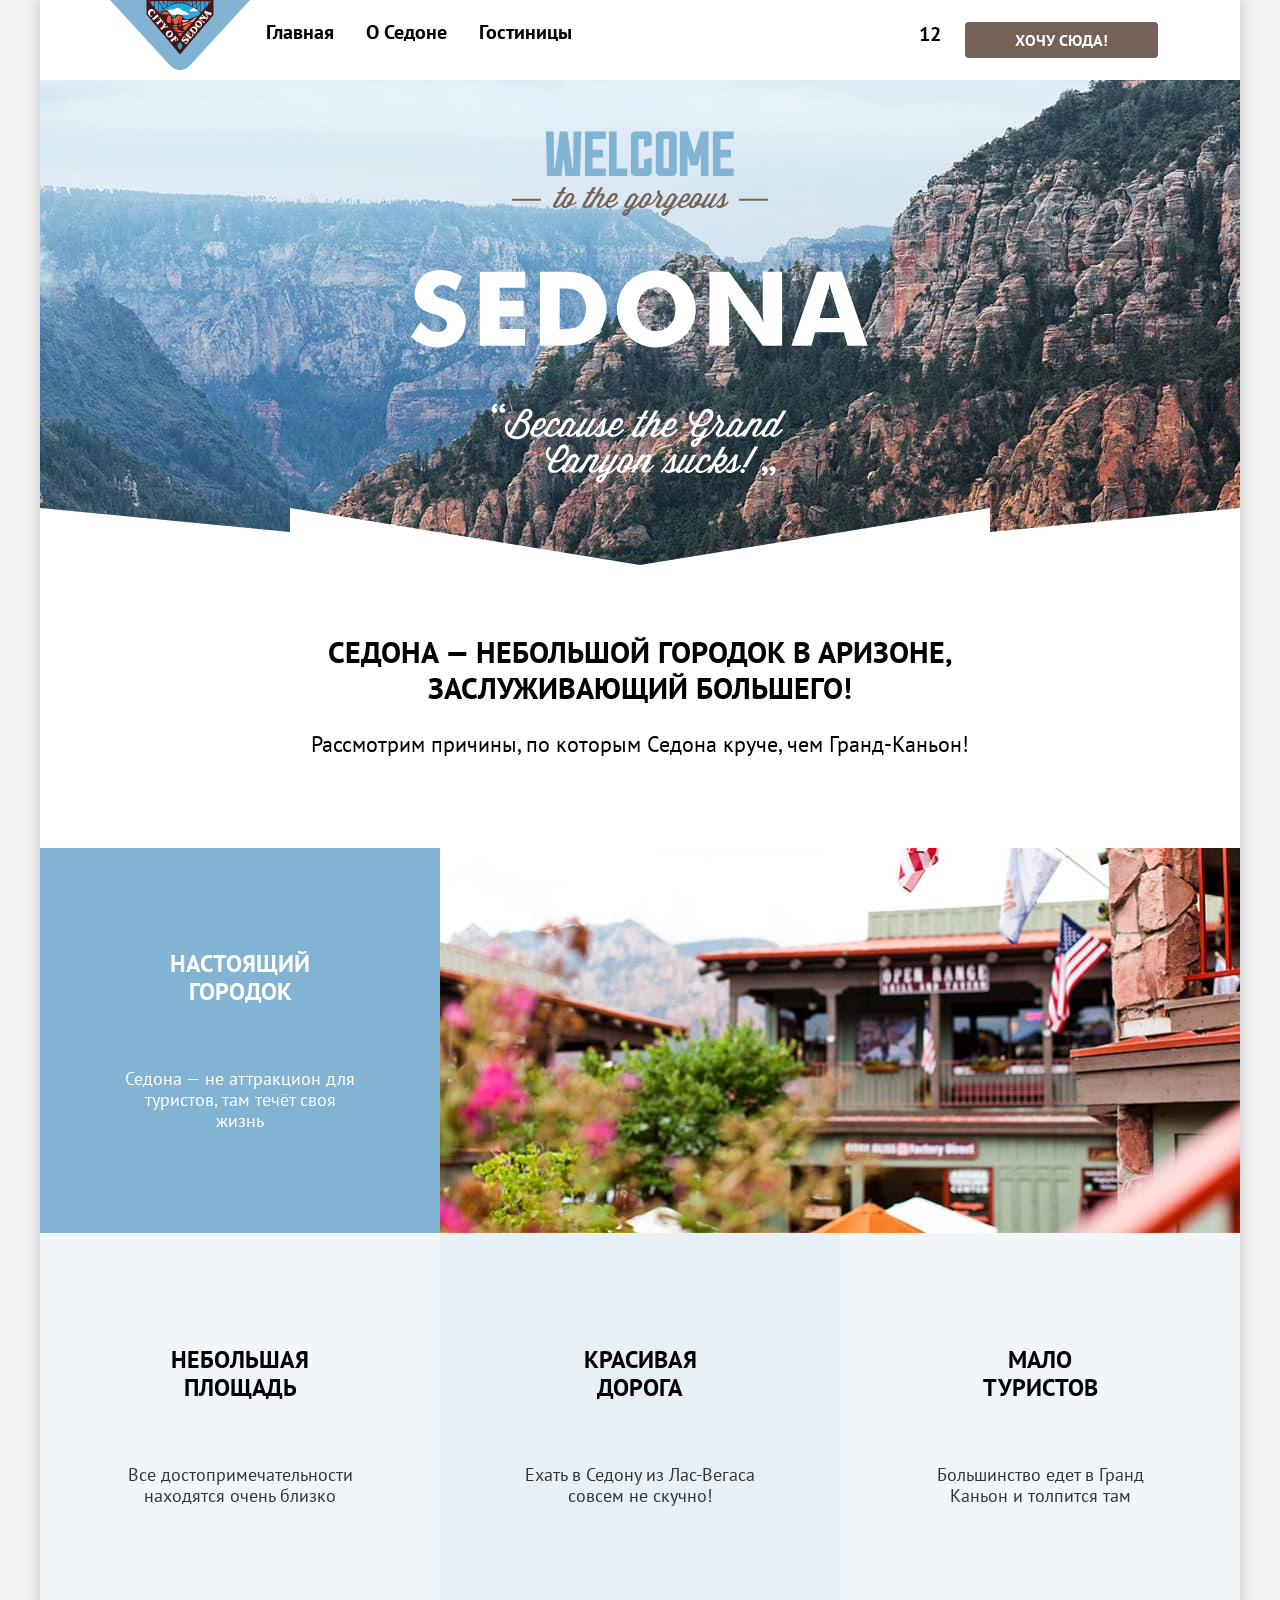
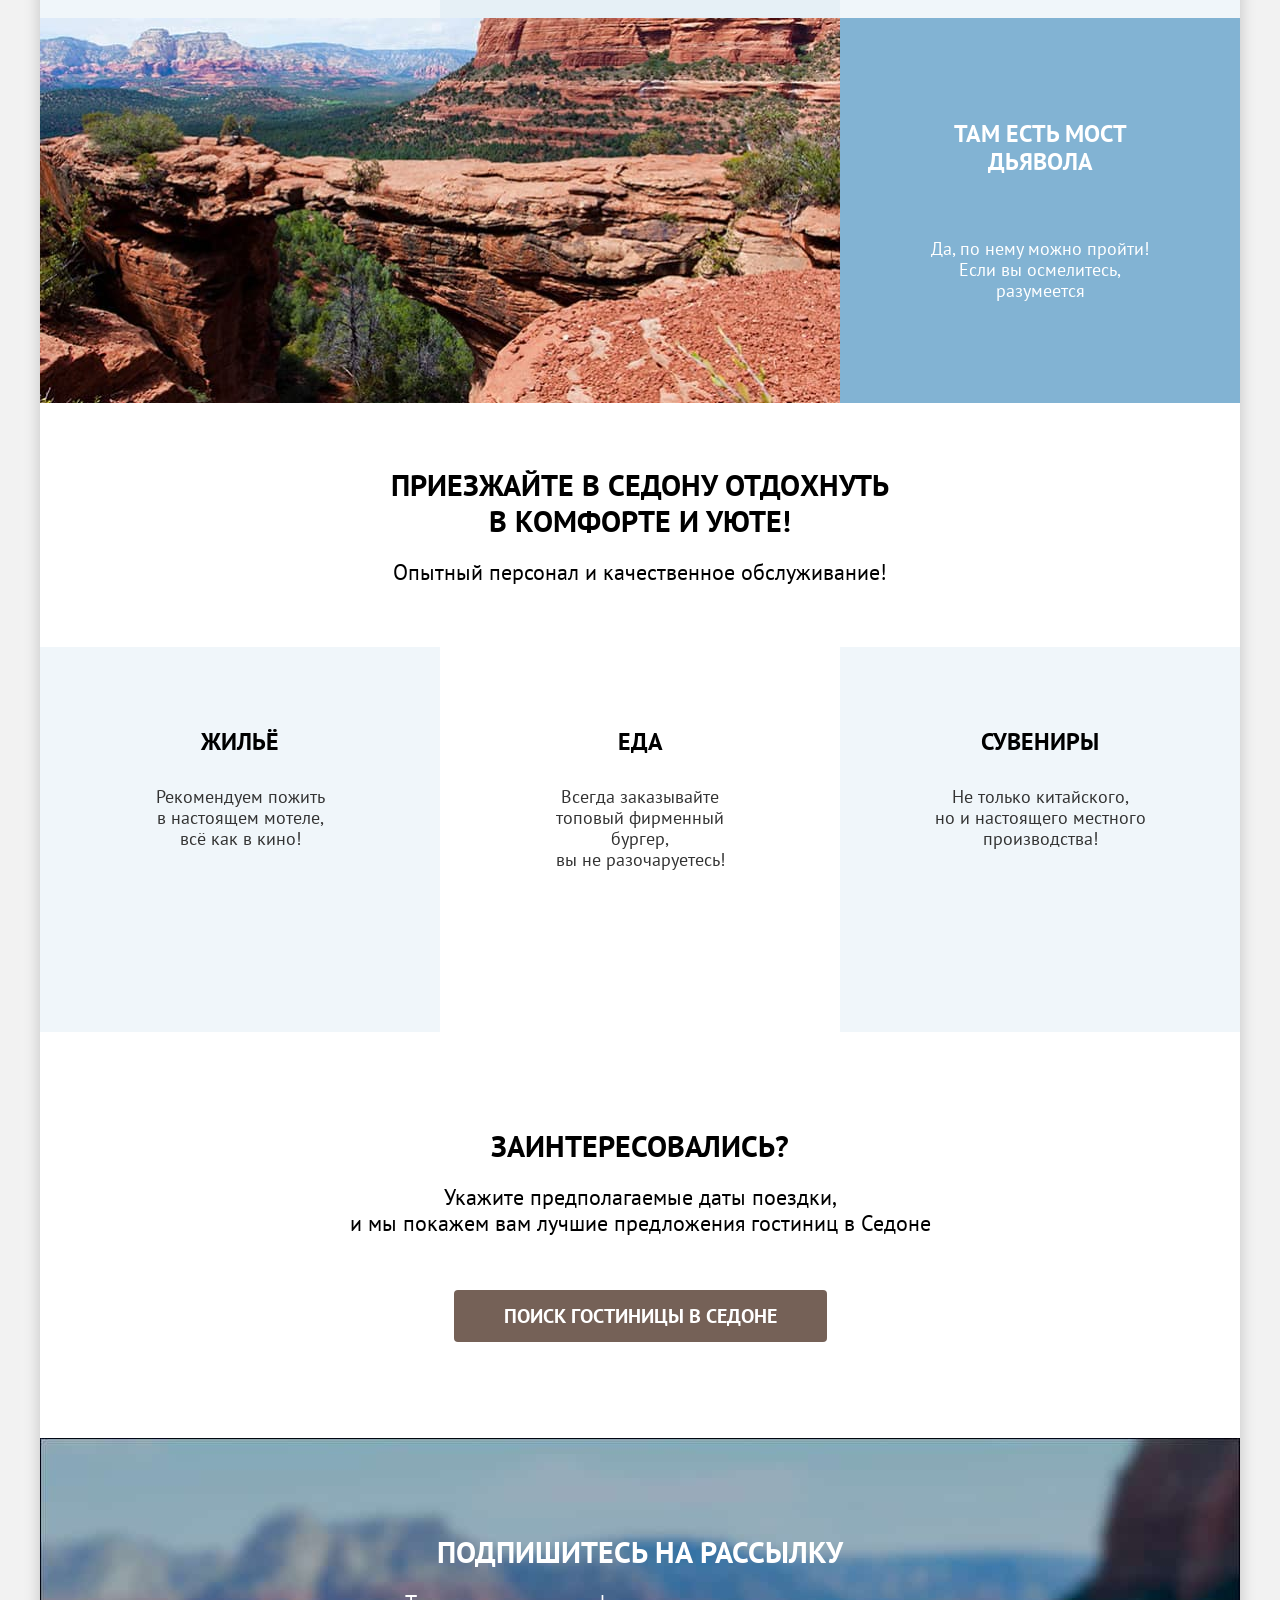
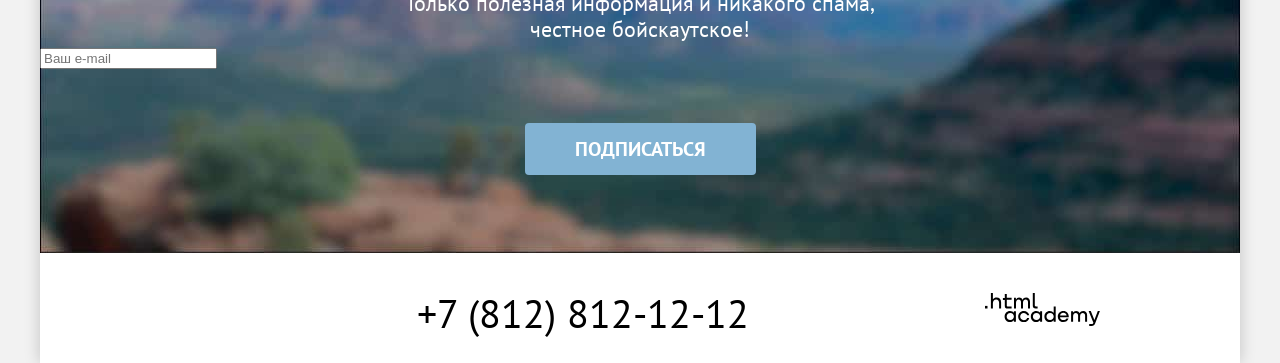
<file: index.html>
<!DOCTYPE html>
<html lang="ru">

  <head>
    <meta charset="utf-8">
    <meta name="viewport" content="width=device-width, initial-scale=1.0">
    <title>HTML Academy: Седона</title>
    <link rel="stylesheet" href="./styles/styles.css">
  </head>

  <body class="index-body">
    <div class="container">
      <!--Header-->
      <header class="main-header">
        <nav class="site-navigation">
          <a class="logo-link" href="index.html" aria-current="page">
            <img src="./img/images/logo.svg" alt="Логотип Седоны" width="140" height="70">
          </a>
          <ul class="nav-list">
            <li class="nav-list-item">
              <a class="nav-list-link nav-list-link-current" href="index.html" aria-current="page">Главная</a>
            </li>
            <li class="nav-list-item">
              <a class="nav-list-link" href="about.html">О Седоне</a>
            </li>
            <li class="nav-list-item">
              <a class="nav-list-link" href="catalog.html">Гостиницы</a>
            </li>
          </ul>
          <ul class="navigation-user">
            <li class="navigation-user-item">
              <a class="navigation-user-link navigation-user-search" href="search.html">
                <span class="visually-hidden">Поиск</span>
              </a>
            </li>
            <li class="navigation-user-item">
              <a class="navigation-user-link navigation-user-selected" href="selected.html">
                <span class="visually-hidden">Избранное и количество гостиниц в избранном</span>
                <span class="selected-number">12</span>
              </a>
            </li>
            <li class="navigation-user-item">
              <a class="navigation-user-button" href="#">Хочу сюда!</a>
            </li>
          </ul>
        </nav>
      </header>

      <!--Main/Hero-->
      <main class="index-main">
        <section class="hero">
          <h1 class="visually-hidden">Седона - отдых на природе</h1>
          <img class="img-text" src="./img/images/welcome.svg"
            alt="Welcome to the gorgeous Sedona, because the Grand Canyon sucks!" width="458" height="352">
        </section>
        <section class="advantages">
          <section class="advantages-intro">
            <h2 class="visually-hidden">Преимущества</h2>
            <p class="claiming advantages-claiming">Седона — небольшой городок в Аризоне, <br>заслуживающий большего!
            </p>
            <p class="claiming-description">Рассмотрим причины, по которым Седона круче, чем Гранд-Каньон!</p>
          </section>
          <ul class="advantages-list">
            <li class="advantages-list-item advantages-list-item-dark">
              <div class="advantage-container-dark">
                <h3 class="advantages-title advantages-title-light">Настоящий городок</h3>
                <p class="advantages-description advantages-description-light">Седона — не аттракцион для <br>туристов,
                  там течёт своя <br>жизнь</p>
              </div>
            </li>
            <li class="advantage-image">
              <img class="sedona-advantage" src="./img/images/photo-1.jpg" alt="На улицах Седоны: ресторан и цветы"
                width="800" height="385">
            </li>
            <li class="advantages-list-item advantages-list-item-light">
              <div class="advantage-container-light">
                <h3 class="advantages-title">Небольшая площадь</h3>
                <p class="advantages-description">Все достопримечательности <br>находятся очень близко</p>

              </div>
            </li>
            <li class="advantages-list-item advantages-list-item-middle">
              <div class="advantage-container-light">
                <h3 class="advantages-title">Красивая <br>дорога</h3>
                <p class="advantages-description">Ехать в Седону из Лас-Вегаса <br>совсем не скучно!</p>
              </div>
            </li>
            <li class="advantages-list-item advantages-list-item-light">
              <div class="advantage-container-light">
                <h3 class="advantages-title">Мало <br>туристов</h3>
                <p class="advantages-description">Большинство едет в Гранд <br>Каньон и толпится там</p>
              </div>
            </li>
            <li class="advantage-image">
              <img class="sedona-advantage" src="./img/images/photo-2.jpg" alt="Мост Дьявола" width="800" height="385">
            </li>
            <li class="advantages-list-item advantages-list-item-dark">
              <div class="advantage-container-dark">
                <h3 class="advantages-title advantages-title-light">Там есть мост дьявола</h3>
                <p class="advantages-description advantages-description-light">Да, по нему можно пройти! <br>Если вы
                  осмелитесь, <br>разумеется</p>
              </div>
            </li>
          </ul>
        </section>
        <section class="features">
          <section class="features-intro">
            <h2 class="visually-hidden">Что еще есть в Седоне?</h2>
            <p class="claiming">Приезжайте в Седону отдохнуть <br>в комфорте и уюте!</p>
            <p class="claiming-description">Опытный персонал и качественное обслуживание!</p>
          </section>
          <ul class="features-list">
            <li class="features-list-item features-list-item-dark">
              <div class="features-container">
                <h3 class="features-title">Жильё</h3>
                <p class="features-description">Рекомендуем пожить <br>в настоящем мотеле, <br>всё как в кино!</p>
              </div>
            </li>
            <li class="features-list-item features-list-item-light">
              <div class="features-container">
                <h3 class="features-title">Еда</h3>
                <p class="features-description">Всегда заказывайте <br>топовый фирменный бургер, <br>вы не
                  разочаруетесь!
                </p>
              </div>
            </li>
            <li class="features-list-item features-list-item-dark">
              <div class="features-container">
                <h3 class="features-title">Сувениры</h3>
                <p class="features-description">Не только китайского, <br>но и настоящего местного <br>производства!</p>
              </div>
            </li>
          </ul>
        </section>
        <section class="search">
          <h2 class="visually-hidden">Поиск гостиницы</h2>
          <p class="claiming">Заинтересовались?</p>
          <p class="claiming-description">Укажите предполагаемые даты поездки, <br>и мы покажем вам лучшие предложения
            гостиниц в Седоне</p>
          <button class="button search-button" type="button">Поиск гостиницы в Седоне</button>
        </section>
      </main>
      <footer class="main-footer">
        <section class="subscribtion">
          <h2 class="visually-hidden">Подписка на рассылку</h2>
          <p class="claiming claiming-light">Подпишитесь на рассылку</p>
          <p class="claiming-description claiming-description-light">Только полезная информация и никакого спама,
            <br>честное бойскаутское!
          </p>

          <form class="newsletter-subscription" action="https://echo.htmlacademy.ru" method="post">
            <label class="label-subscribe" for="newsletter-email">
              <span class="visually-hidden">Email</span>
            </label>
            <div class="subscribtion-action">
              <input class="field" type="email" placeholder="Ваш e-mail" name="newsletter-email" id="newsletter-email"
                required>
              <button class="button newsletter-button" type="submit">
                <span class="button-text">Подписаться</span>
              </button>
            </div>
          </form>

        </section>
        <div class="footer-container">
          <section class="social-media">
            <h2 class="visually-hidden">Наши социальные сети</h2>
            <ul class="social-media-list">
              <li class="social-media-item">
                <a class="social-media-link link-vk" href="https://vk.com/htmlacademy">
                  <span class="visually-hidden">VK</span>
                </a>
              </li>
              <li class="social-media-item">
                <a class="social-media-link link-tg" href="https://t.me/htmlacademy">
                  <span class="visually-hidden">Telegram</span>
                </a>
              </li>
              <li class="social-media-item">
                <a class="social-media-link link-youtube" href="https://www.youtube.com/user/htmlacademyru">
                  <span class="visually-hidden">Youtube</span>
                </a>
              </li>

            </ul>
            <a class="phone" href="tel:+78128121212">+7 (812) 812-12-12</a>
            <a class="academy-link" href="https://htmlacademy.ru/">
              <img src="./img/images/html-academy-logo.svg" alt="Логотип разработчика HTML Academy" width="115"
                height="33">
            </a>
          </section>
        </div>
      </footer>
    </div>
  </body>

</html>
</file>
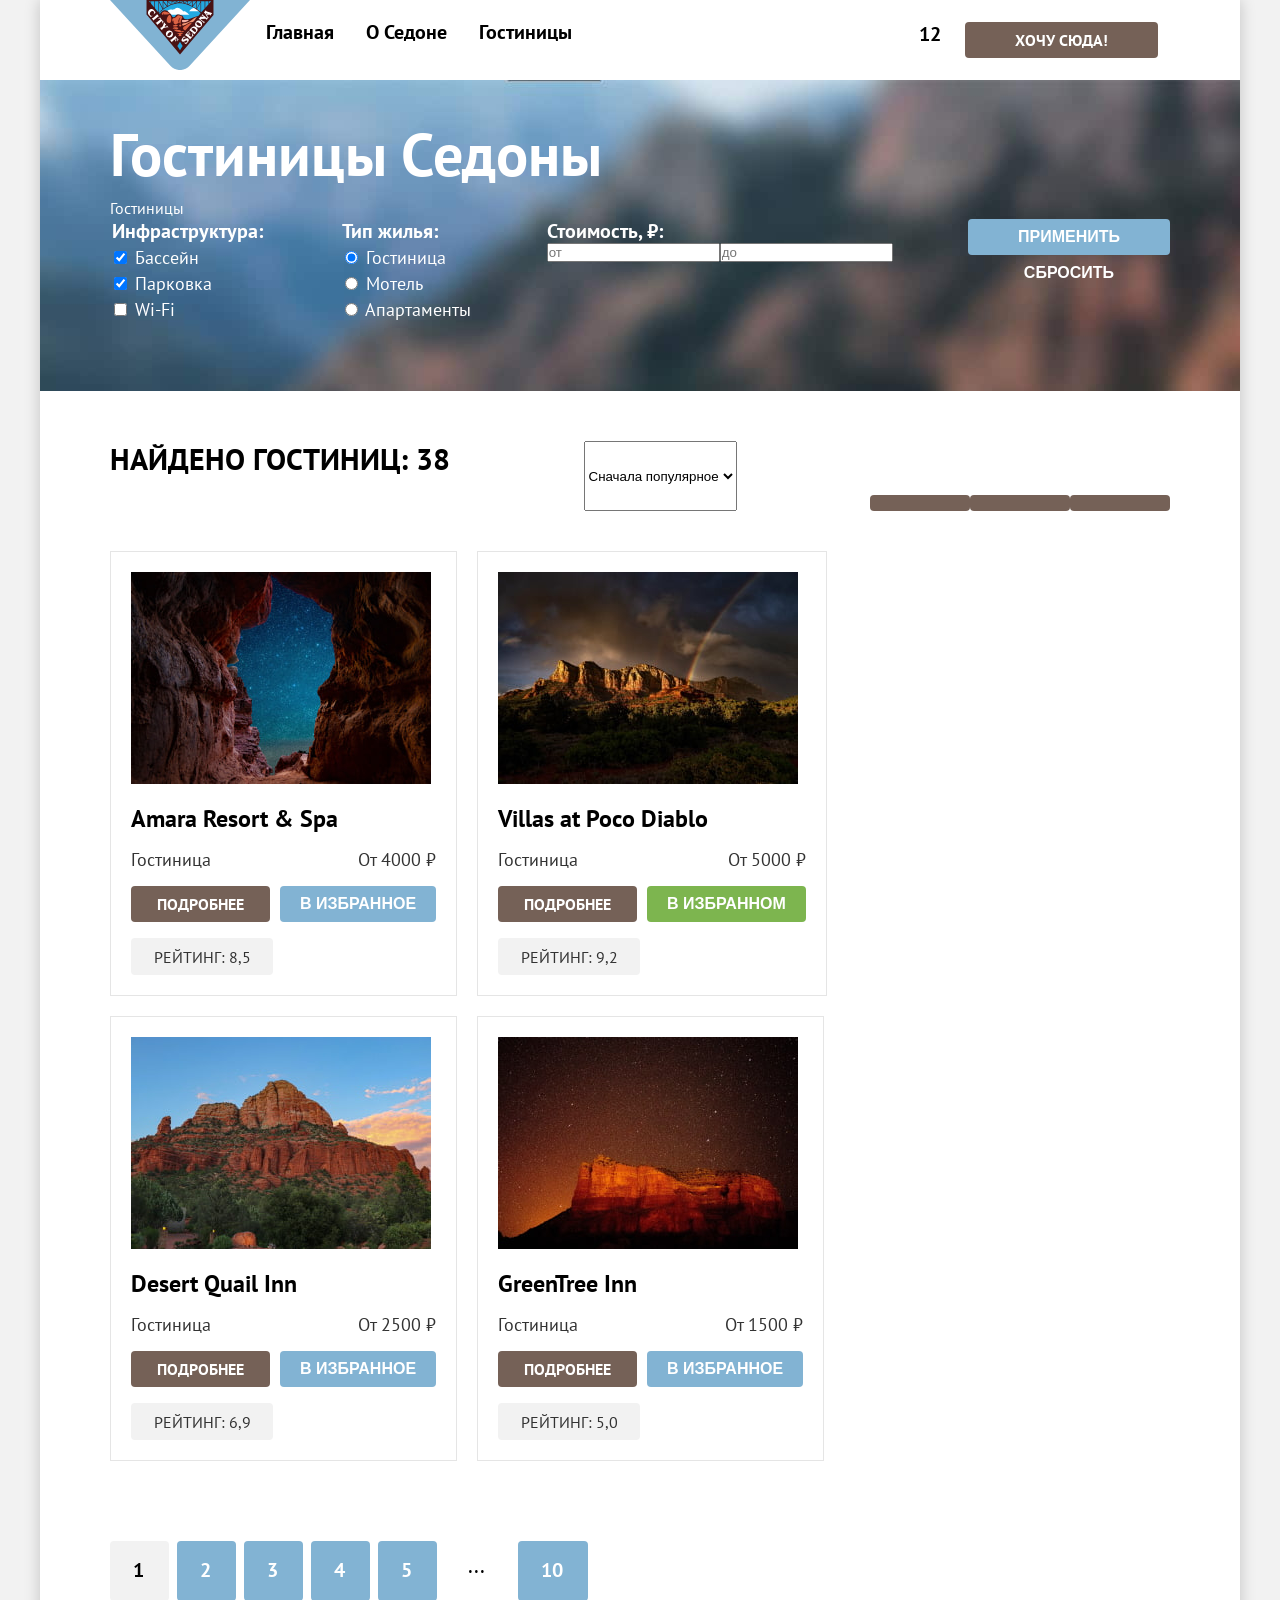
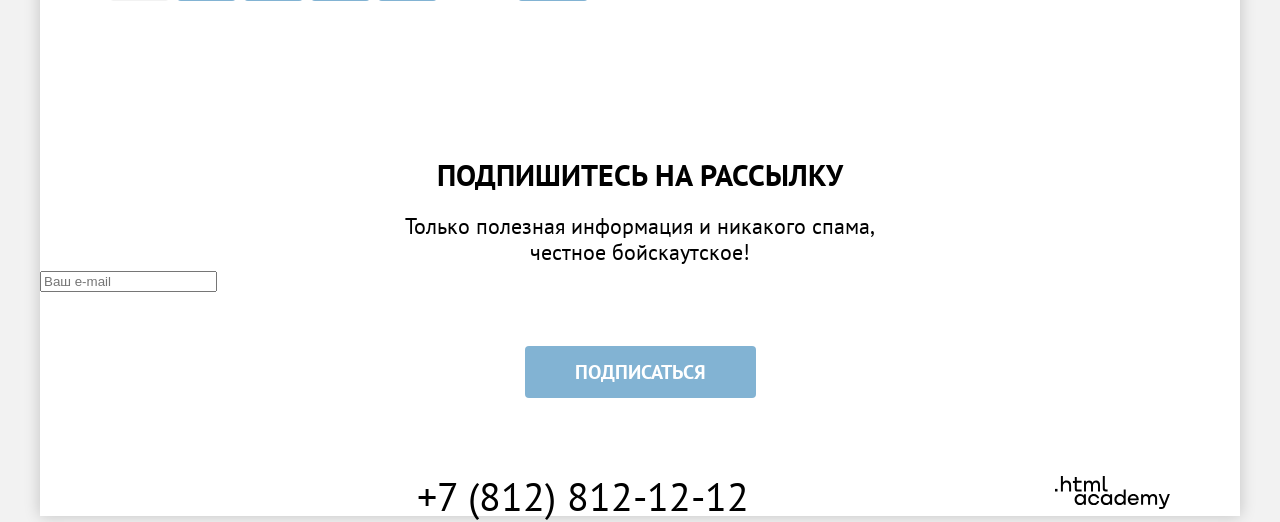
<file: catalog.html>
<!DOCTYPE html>
<html lang="ru">

    <head>
        <meta charset="UTF-8">
        <meta name="viewport" content="width=device-width, initial-scale=1.0">
        <title>Седона - каталог гостиниц</title>
        <link rel="stylesheet" href="./styles/styles.css">
    </head>

    <body class="index-body">
        <div class="container">
            <!--Header-->
            <header class="main-header">
                <nav class="site-navigation">
                    <a class="logo-link" href="index.html" aria-current="page">
                        <img src="./img/images/logo.svg" alt="Логотип Седоны" width="140" height="70">
                    </a>
                    <ul class="nav-list">
                        <li class="nav-list-item">
                            <a class="nav-list-link nav-list-link-current" href="index.html"
                                aria-current="page">Главная</a>
                        </li>
                        <li class="nav-list-item">
                            <a class="nav-list-link" href="about.html">О Седоне</a>
                        </li>
                        <li class="nav-list-item">
                            <a class="nav-list-link" href="catalog.html">Гостиницы</a>
                        </li>
                    </ul>
                    <ul class="navigation-user">
                        <li class="navigation-user-item">
                            <a class="navigation-user-link navigation-user-search" href="search.html">
                                <span class="visually-hidden">Поиск</span>
                            </a>
                        </li>
                        <li class="navigation-user-item">
                            <a class="navigation-user-link navigation-user-selected" href="selected.html">
                                <span class="visually-hidden">Избранное и количество гостиниц в избранном</span>
                                <span class="selected-number">12</span>
                            </a>
                        </li>
                        <li class="navigation-user-item">
                            <a class="navigation-user-button" href="#">Хочу сюда!</a>
                        </li>
                    </ul>
                </nav>
            </header>
            <main class="catalog-main">
                <section class="filters">
                    <header class="header-inner">
                        <h1 class="header-inner-title">Гостиницы Седоны</h1>
                        <ul class="breadcrumbs">
                            <li class="breadcrumbs-item">
                                <a class="breadctumbs-item-link" href="index.html">
                                    <span class="visually-hidden">Главная</span>
                                </a>
                            </li>
                            <li class="breadcrumbs-item">
                                <a class="breadctumbs-item-link" aria-current="page">Гостиницы</a>
                            </li>
                        </ul>
                    </header>
                    <section class="catalog-products">
                        <h2 class="visually-hidden">Фильтры для поиска гостиниц</h2>
                        <form class="catalog-filter" action="https://echo.htmlacademy.ru" method="get">
                            <fieldset class="catalog-filter-group">
                                <legend class="catalog-filter-title">Инфраструктура:</legend>
                                <ul class="catalog-filter-list">
                                    <li class="catalog-filter-list-item">
                                        <label class="control">
                                            <input class="control-input" type="checkbox" name="pool" checked>
                                            Бассейн
                                        </label>
                                    </li>
                                    <li class="catalog-filter-list-item">
                                        <label class="control">
                                            <input class="control-input" type="checkbox" name="parking" checked>
                                            Парковка
                                        </label>
                                    </li>
                                    <li class="catalog-filter-list-item">
                                        <label class="control">
                                            <input class="control-input" type="checkbox" name="wifi">
                                            Wi-Fi
                                        </label>
                                    </li>
                                </ul>
                            </fieldset>
                            <fieldset class="catalog-filter-group">
                                <legend class="catalog-filter-title">Тип жилья:</legend>
                                <ul class="catalog-filter-list">
                                    <li class="catalog-filter-list-item">
                                        <label class="control">
                                            <input class="control-input" type="radio" name="accomodation" value="hotel"
                                                checked>
                                            Гостиница
                                        </label>
                                    </li>
                                    <li class="catalog-filter-list-item">
                                        <label class="control">
                                            <input class="control-input" type="radio" name="accomodation" value="motel">
                                            Мотель
                                        </label>
                                    </li>
                                    <li class="catalog-filter-list-item">
                                        <label class="control">
                                            <input class="control-input" type="radio" name="accomodation"
                                                value="apartments">
                                            Апартаменты
                                        </label>
                                    </li>
                                </ul>
                            </fieldset>
                            <div class="price-filter">
                            <label class="catalog-filter-title" for="filter-from">Стоимость, ₽:</label>
                            <div class="price-filter-forms">
                            <input class="filter-from" type="number" placeholder="от" name="filter-from"
                                id="filter-from">
                            <input class="filter-to" type="number" placeholder="до" name="filter-to" id="filter-to">
                        </div>
                        </div>
                            <div class="filter-buttons">
                            <button class="button button-submit" type="submit">Применить</button>
                            <button class="button button-reset" type="reset">Сбросить</button>
                            </div>
                        </form>
                    </section>
                </section>
                <section class="filter-result-display">
                    <h2 class="filter-results">Найдено гостиниц: 38</h2>
                    <select class="select-control">
                        <option value="popular">Сначала популярное</option>
                        <option value="cheap">Сначала дешевое</option>
                        <option value="expensive">Сначала дорогое</option>
                    </select>
                    <div class="display-type">
                        <a class="button button-light button-light-current" href="catalog.html?view=tile">
                            <span class="visually-hidden">Показать карточки</span>
                        </a>
                        <a class="button button-light" href="catalog.html?view=card">
                            <span class="visually-hidden">Показать по одному</span>
                        </a>
                        <a class="button button-light" href="catalog.html?view=list">
                            <span class="visually-hidden">Показать список</span>
                        </a>
                    </div>
                </section>
                <ul class="hotels-list">
                    <li class="hotels-list-item">
                        <div class="hotel-card">
                            <img class="hotel-card-image" src="./img/images/hotel-1.jpg" alt="Вид на звезды из ущелья"
                                width="300" height="212">
                            <h3 class="hotel-card-title">Amara Resort & Spa</h3>
                            <div class="price">
                                <span class="filter-type-hotel">Гостиница</span>
                                <span class="filter-type-price">От 4000 ₽</span>
                            </div>
                            <div class="card-buttons">
                                <a class="hotel-button hotel-card-link" href="#">Подробнее</a>
                                <button class="hotel-button button-not-selected" type="button">В избранное</button>
                            </div>
                            <div class="stars">
                                <span class="visually-hidden">4 звезды из 5</span>
                                <span class="rating">Рейтинг: 8,5</span>
                            </div>

                        </div>
                    </li>
                    <li class="hotels-list-item">
                        <div class="hotel-card">
                            <img class="hotel-card-image" src="./img/images/hotel-2.jpg" alt="Вид на скалы с радугой"
                                width="300" height="212">

                            <h3 class="hotel-card-title">Villas at Poco Diablo</h3>
                            <div class="price">
                                <span class="filter-type-hotel">Гостиница</span>
                                <span class="filter-type-price">От 5000 ₽</span>
                            </div>
                            <div class="card-buttons">
                                <a class="hotel-button hotel-card-link" href="#">Подробнее</a>
                                <button class="hotel-button button-selected" type="button">В избранном</button>
                            </div>
                            <div class="stars">
                                <span class="visually-hidden">4 звезды из 5</span>
                                <span class="rating">Рейтинг: 9,2</span>
                            </div>

                        </div>
                    </li>
                    <li class="hotels-list-item">
                        <div class="hotel-card">
                            <img class="hotel-card-image" src="./img/images/hotel-3.jpg"
                                alt="Вид на скалы и небольшой лес у подножья" width="300" height="212">
                            <h3 class="hotel-card-title">Desert Quail Inn</h3>
                            <div class="price">
                                <span class="filter-type-hotel">Гостиница</span>
                                <span class="filter-type-price">От 2500 ₽</span>
                            </div>
                            <div class="card-buttons">
                                <a class="hotel-button hotel-card-link" href="#">Подробнее</a>
                                <button class="hotel-button button-not-selected" type="button">В избранное</button>
                            </div>
                            <div class="stars">
                                <span class="visually-hidden">3 звезды из 5</span>
                                <span class="rating">Рейтинг: 6,9</span>
                            </div>

                        </div>
                    </li>
                    <li class="hotels-list-item">
                        <div class="hotel-card">
                            <img class="hotel-card-image" src="./img/images/hotel-4.jpg"
                                alt="Вид на скалы под звездным небом" width="300" height="212">
                            <h3 class="hotel-card-title">GreenTree Inn</h3>
                            <div class="price">
                                <span class="filter-type-hotel">Гостиница</span>
                                <span class="filter-type-price">От 1500 ₽</span>
                            </div>
                            <div class="card-buttons">
                                <a class="hotel-button hotel-card-link" href="#">Подробнее</a>
                                <button class="hotel-button button-not-selected" type="button">В избранное</button>
                            </div>
                            <div class="stars">
                                <span class="visually-hidden">2 звезды из 5</span>
                                <span class="rating">Рейтинг: 5,0</span>
                            </div>

                        </div>
                    </li>
                </ul>
                <ul class="pagination">
                    <li class="pagination-item pagination-current">
                        <a class="pagination-link pagination-link-current" aria-current="page">1</a>
                    </li>
                    <li class="pagination-item">
                        <a class="pagination-link" href="#">2</a>
                    </li>
                    <li class="pagination-item">
                        <a class="pagination-link" href="#">3</a>
                    </li>
                    <li class="pagination-item">
                        <a class="pagination-link" href="#">4</a>
                    </li>
                    <li class="pagination-item">
                        <a class="pagination-link" href="#">5</a>
                    </li>
                    <li class="pagination-item pagination-skip">
                        <span class="skip">...</span>
                    </li>
                    <li class="pagination-item">
                        <a class="pagination-link" href="#">10</a>
                    </li>
                </ul>
            </main>
            <footer class="main-footer">
                <section class="subscribtion subscribtion-catalog">
                    <h2 class="visually-hidden">Подписка на рассылку</h2>
                    <p class="claiming">Подпишитесь на рассылку</p>
                    <p class="claiming-description">Только полезная информация и никакого спама,
                        <br>честное бойскаутское!
                    </p>
                    <form class="newsletter-subscription" action="https://echo.htmlacademy.ru" method="post">
                        <label class="label-subscribe" for="newsletter-email">
                            <span class="visually-hidden">Email</span>
                        </label>
                        <input class="field" type="email" placeholder="Ваш e-mail" name="newsletter-email"
                            id="newsletter-email" required>
                        <button class="button newsletter-button" type="submit">
                            <span class="button-text">Подписаться</span>
                        </button>
                    </form>
                </section>
                <section class="social-media">
                    <h2 class="visually-hidden">Наши социальные сети</h2>
                    <ul class="social-media-list">
                        <li class="social-media-item">
                            <a class="social-media-link" href="https://vk.com/htmlacademy">
                                <span class="visually-hidden">VK</span>
                            </a>
                        </li>
                        <li class="social-media-item">
                            <a class="social-media-link" href="https://t.me/htmlacademy">
                                <span class="visually-hidden">Telegram</span>
                            </a>
                        </li>
                        <li class="social-media-item">
                            <a class="social-media-link" href="https://www.youtube.com/user/htmlacademyru">
                                <span class="visually-hidden">Youtube</span>
                            </a>
                        </li>

                    </ul>
                    <a class="phone" href="tel:+78128121212">+7 (812) 812-12-12</a>
                    <a class="academy-link" href="https://htmlacademy.ru/">
                        <img src="./img/images/html-academy-logo.svg" alt="Логотип разработчика HTML Academy"
                            width="115" height="33">
                    </a>
                </section>
            </footer>
        </div>
    </body>

</html>
</file>
<file: styles/styles.css>
@font-face {
    font-family: "PT Sans";
    src: url("../fonts/ptsans-400.woff2") format("woff2");
    font-weight: 400;
    font-style: normal;
    font-display: swap;
}

@font-face {
    font-family: "PT Sans";
    src: url("../fonts/ptsans-700.woff2") format("woff2");
    font-weight: 700;
    font-style: normal;
    font-display: swap;
}

html {
    height: 100%;
}

body {
    margin: 0;
    font-family: "PT Sans", "Arial", sans-serif;
    font-weight: 400;
    font-size: 22px;
    line-height: 26px;
    background-color: #f2f2f2;
    height: 100%;
}

.container {
    display: flex;
    flex-direction: column;
    width: 1200px;
    margin: 0 auto;
    background-color: #ffffff;
    box-shadow: 0 0 15px 0 rgba(0, 0, 0, 0.2);
    min-height: 100%;
}

/* Header */
.main-header {
    font-size: 20px;
    font-weight: 700;
    line-height: 24px;

}

.site-navigation {
    display: flex;
    margin: 0 auto;
    width: 1200px;

}

.logo-link {
    display: inline-block;
    margin-left: 70px;
    margin-bottom: 0;
}

.nav-list {
    margin: 0;
    padding: 0;
    list-style: none;
    display: flex;
    max-width: 439px;
}

.nav-list-item {
    padding: 20px 16px;
}

.nav-list-link {
    font-weight: 700;
    font-size: 20px;
    line-height: 24px;
    color: #000000;
    text-decoration: none;
}

.nav-list-link-current {}

.navigation-user {
    margin: 0;
    padding: 0;
    list-style: none;
    display: flex;
    max-width: 312px;
    margin-left: auto;
    margin-right: 70px;
}

.navigation-user-item {
    padding: 22px 12px;
}

.navigation-user-link {
    font-weight: 700;
    font-size: 20px;
    line-height: 24px;
    color: #000000;
    text-decoration: none;
}

.navigation-user-search {}

.navigation-user-selected {}

.visually-hidden {
    position: absolute;
    width: 1px;
    height: 1px;
    margin: -1px;
    padding: 0;
    overflow: hidden;
    clip: rect(0, 0, 0, 0);
    clip-path: inset(100%);
    white-space: nowrap;
    border: 0;
}

.navigation-user-button {
    font-weight: 700;
    font-size: 16px;
    line-height: 20px;
    color: #ffffff;
    text-decoration: none;
    background-color: #756157;
    text-align: center;
    text-transform: uppercase;
    padding: 8px 50px;
    border-radius: 4px;
    display: inline-block;
}

/* Main/Hero */

.index-main {
    flex-grow: 1;
}



.hero {
    background-image:
        url("../img/images/divider.png"),
        url("../img/images/hero-background.jpg");
    background-color: #ddeaf2;
    background-size: 100% 57px, cover;
    background-repeat: no-repeat;
    padding: 51px 0 82px;
    background-position: left bottom, center top;
    min-height: 352px;
}

.img-text {
    display: block;
    margin: 0 auto;
}

/* Advantages */

.advantages {}

.advantages-intro {
    padding: 69px 0 91px;
}

.claiming {
    margin: 0;
    font-size: 30px;
    line-height: 36px;
    font-weight: 700;
    text-transform: uppercase;
    text-align: center;
    padding-bottom: 20px;
}

.advantages-claiming {
    padding-bottom: 25px;
}

.claiming-description {
    margin: 0;
    font-size: 22px;
    line-height: 26px;
    font-weight: 400;
    text-align: center;
}

.advantages-list {
    margin: 0;
    padding: 0;
    list-style: none;
    display: flex;
    flex-wrap: wrap;
    justify-content: space-between;
    min-height: 385px;
}

.advantages-list-item {}

.advantages-list-item-dark {
    background-color: #82b3d3;
}

.advantages-title,
.features-title {
    margin: 0;
    font-size: 24px;
    line-height: 28px;
    font-weight: 700;
    text-transform: uppercase;
    text-align: center;
}

.advantage-container-dark {
    padding: 102px 85px;
    display: flex;
    flex-direction: column;
    gap: 62px;

}

.advantage-container-light {
    padding: 112.5px 85px;
    display: flex;
    flex-direction: column;
    gap: 62px;
}

.advantages-title-light {
    color: white;
}

.advantages-description,
.features-description {
    margin: 0;
    font-size: 18px;
    line-height: 21px;
    font-weight: 400;
    text-align: center;
    color: #333333;
}

.sedona-advantage {
    display: block;
}

.advantages-description-light,
.claiming-light,
.claiming-description-light {
    color: white;
}

.advantages-list-item {
    width: 400px;

}

.advantages-list-item-light,
.features-list-item-dark {
    background-color: rgba(131, 179, 211, 0.12);
}

.advantages-list-item-middle {
    background-color: rgba(131, 179, 211, 0.2);
}

.features {}

.features-list {
    margin: 0;
    padding: 0;
    list-style: none;
    display: flex;
    flex-wrap: wrap;
    justify-content: space-between;

}

.features-intro {
    padding: 64px 0 62px;
}

.features-list-item {
    width: 400px;
    min-height: 385px;
}

.features-container {
    padding: 81px 85px;
    display: flex;
    flex-direction: column;
    gap: 30px;
}

/* Search */

.search {
    padding: 96px 0 96px;
}

.button {
    color: white;
    text-decoration: none;
    background-color: #756157;
    display: block;
    padding: 8px 50px;
    margin: 54px auto 0 auto;
    border-radius: 4px;
    border: none;
}


/* Footer */

/* Subscription */

.subscribtion {
    background-image: url("../img/images/subscribe-background.jpg");
    background-color: #4681aa;
    background-size: 100% auto;
    background-repeat: no-repeat;
    padding: 96px 0 78px;
}


.subscribtion-action {}

.newsletter-subscription {}

.label-subscribe {}

.field {}

.newsletter-button {
    background-color: #82b3d3;

}

.footer-container {
    padding: 40px 70px 30px 70px;
}

.search-button,
.button-text {
    font-family: "PT Sans", "Arial", sans-serif;
    font-size: 20px;
    font-weight: 700;
    line-height: 36px;
    text-align: center;
    color: #ffffff;
    text-transform: uppercase;
}

.social-media {
    display: flex;
    max-width: 1200px;
    justify-content: space-between;
}

.social-media-list {
    margin: 0;
    padding: 0;
    list-style: none;
    display: flex;
    margin-left: 70px;
}

.social-media-item {}

.social-media-link {}

.link-vk {}

.link-tg {}

.link-youtube {}

.phone {
    font-size: 40px;
    font-weight: 400;
    line-height: 40px;
    text-align: center;
    text-transform: uppercase;
    color: #000000;
    text-decoration: none;
}

.academy-link {
    display: block;
    margin-right: 70px;
}









/*Catalog*/

.catalog-main {}

.filters {
    background-image: url("../img/images/filter-background.jpg");
    background-color: #ddeaf2;
    background-repeat: no-repeat;
    background-size: cover;
    padding: 35px 70px 70px 70px;
    color: #ffffff;
}

.header-inner {}

.header-inner-title {
    margin: 0;
    font-size: 60px;
    font-weight: 700;
    line-height: 78px;
    color: #ffffff;
}

.breadcrumbs {
    margin: 0;
    padding: 0;
    list-style: none;
    display: flex;
}

.breadcrumbs-item {}

.breadctumbs-item-link {
    font-size: 16px;
    font-weight: 400;
    line-height: 21px;
}

.catalog-products {}

.catalog-filter {
    display: flex;
    justify-content: space-between;
}

.catalog-filter-group {
    margin: 0;
    padding: 0;
    border: none;

}

.catalog-filter-title {
    font-size: 20px;
    font-weight: 700;
    line-height: 24px;
}

.catalog-filter-list {
    margin: 0;
    padding: 0;
    list-style: none;
}

.catalog-filter-list-item {}

.control {
    font-size: 18px;
    font-weight: 400;
    line-height: 23px;
}

.control-input {}

.price-filter {
    display: flex;
    flex-direction: column;
}

.price-filter-forms {
    display: flex;
    flex-direction:row;
}

.filter-from {
    margin: 0;
    padding: 0;
}

.filter-to {
    margin: 0;
    padding: 0;
}

.filter-buttons {
    display: flex;
    flex-direction: column;
}

.button-submit {
    margin: 0;
    font-size: 16px;
    font-weight: 700;
    line-height: 20px;
    text-transform: uppercase;
    text-align: center;
    background-color: #82b3d3;
    border-radius: 4px;
    padding: 8px 50px;
}

.button-reset {
    margin: 0;
    font-size: 16px;
    font-weight: 700;
    line-height: 20px;
    text-transform: uppercase;
    background-color: transparent;
    text-align: center;
    border-radius: 4px;
    padding: 8px 50px;
}

.filter-result-display {
    display: flex;
    margin: 50px 70px 0 70px;
    justify-content: space-between;
}

.filter-results {
    margin: 0;
    font-size: 30px;
    font-weight: 700;
    line-height: 36px;
    text-transform: uppercase;
}

.select-control {}

.display-type {
    display: flex;
}

.button-light {}

.button-light-current {}

.hotels-list {
    margin: 0;
    padding: 0;
    list-style: none;
    display: flex;
    flex-wrap: wrap;
    margin: 40px 70px 0 70px;
    gap: 20px;
}

.hotels-list-item {}

.hotel-card {
    border: #e5e5e5 solid 1px;
    max-width: 340px;
    padding: 20px;
}

.hotel-card-image {
    margin-bottom: 16px;
}

.hotel-card-title {
    margin: 0;
    font-size: 24px;
    font-weight: 700;
    line-height: 28px;
    margin-bottom: 16px;
}

.price {
    display: flex;
    justify-content: space-between;
    font-size: 18px;
    font-weight: 400;
    color: #333333;
    line-height: 21px;
    margin-bottom: 16px;
}

.card-buttons {
    display: flex;
    justify-content: space-between;
    gap: 10px;
    margin-bottom: 16px;
}

.hotel-button {
    font-size: 16px;
    font-weight: 700;
    line-height: 20px;
    text-transform: uppercase;
    text-align: center;
    text-decoration: none;
    color: #ffffff;
    border-radius: 4px;
    padding: 8px 26px;
    border: none;
}

.hotel-card-link {

    background-color: #756157;
}

.button-not-selected {
    font-size: 16px;
    background-color: #82B3D3;
    padding: 8px 20px;
}

.button-selected {
    background-color: #7db54f;
    padding: 8px 20px;
}

.stars {
    display: flex;
    justify-content: space-between;
}

.rating {
    font-size: 16px;
    font-weight: 400;
    line-height: 20px;
    text-transform: uppercase;
    text-align: center;
    color: #333333;
    background-color: #f2f2f2;
    padding: 9px 22px 8px 23px;
    border-radius: 4px;
}

.pagination {
    margin: 0;
    padding: 0;
    list-style: none;
    display: flex;
    gap: 8px;

    margin: 80px 70px 60px 70px;

}

.pagination-item {
    padding: 11.36px 24.55px 12.64px 23.45px;
    max-width: 60px;
    background-color: #82b3d3;
    border-radius: 4px;
}

.pagination-link {
    font-size: 20px;
    font-weight: 700;
    line-height: 36px;
    color: #ffffff;
    text-decoration: none;
}

.pagination-current {
    background-color: #f2f2f2;
}

.pagination-link-current {
    color: #000000;
}

.pagination-skip {
    background-color: #ffffff;
}

.skip {
    color: #000000;
}

.subscribtion-catalog {
    background-image: none;
    background-color: #ffffff;
    color: #000000;
}
</file>
